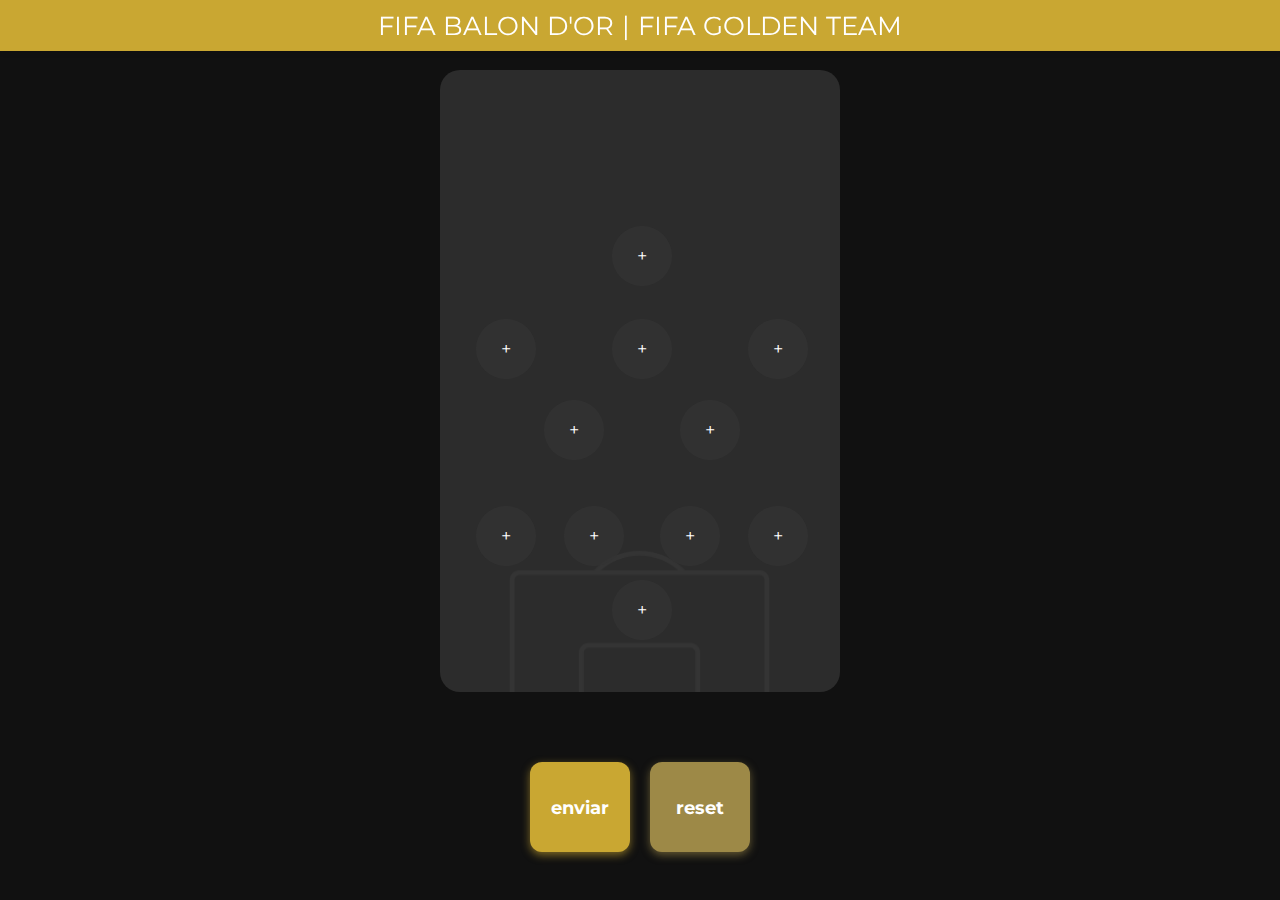
<file: index.html>
<!DOCTYPE html>
<html lang="pt-BR">
<head>
  <link href="https://fonts.googleapis.com/css2?family=Montserrat&display=swap" rel="stylesheet">
  <meta charset="UTF-8">
  <meta name="viewport" content="width=device-width, initial-scale=1.0">
  <title>FIFA Golden Team</title>
  <link rel="stylesheet" href="style.css">
</head>
<body>
    <header>
        <nav class="header-nav">
          <a href="ballondor.html" id="ballonDor" class="header-link">FIFA BALON D'OR</a>
          <span class="separator">|</span>
          <a href="#" id="goldenTeam" class="header-link">FIFA GOLDEN TEAM</a>
        </nav>
      </header>
      

  <main>
   
    <div class="field-container">
        <div class="field">

    <!--
           Goleiro 
          <div class="player" style="top: 82%; left: 44%;" data-posicao="goleiro" onclick="abrirSelecao(this)">+</div>
      
           Defensores 
          <div class="player" style="top: 66%; left: 20%;" data-posicao="le" onclick="abrirSelecao(this)">+</div>
          <div class="player" style="top: 66%; left: 38%;" data-posicao="zag" onclick="abrirSelecao(this)">+</div>
          <div class="player" style="top: 66%; left: 56%;" data-posicao="zag" onclick="abrirSelecao(this)">+</div>
          <div class="player" style="top: 66%; left: 74%;" data-posicao="ld" onclick="abrirSelecao(this)">+</div>
      
           Meias
          <div class="player" style="top: 46%; left: 28%;" data-posicao="meio" onclick="abrirSelecao(this)">+</div>
          <div class="player" style="top: 46%; left: 44%;" data-posicao="meio" onclick="abrirSelecao(this)">+</div>
          <div class="player" style="top: 46%; left: 60%;" data-posicao="meio" onclick="abrirSelecao(this)">+</div>
      
          Atacantes 
          <div class="player" style="top: 25%; left: 20%;" data-posicao="atacante" onclick="abrirSelecao(this)">+</div>
          <div class="player" style="top: 25%; left: 44%;" data-posicao="atacante" onclick="abrirSelecao(this)">+</div>
          <div class="player" style="top: 25%; left: 68%;" data-posicao="atacante" onclick="abrirSelecao(this)">+</div>
        </div>
      </div>
    -->

          <!-- Goleiro -->
            <div class="player" style="top: 82%; left: 43%;" data-posicao="goleiro" onclick="abrirSelecao(this)">+</div>

            <!-- Defesa -->
            <div class="player" style="top: 70%; left: 9%;" data-posicao="le" onclick="abrirSelecao(this)">+</div>
            <div class="player" style="top: 70%; left: 31%;" data-posicao="zag1" onclick="abrirSelecao(this)">+</div>
            <div class="player" style="top: 70%; left: 55%;" data-posicao="zag2" onclick="abrirSelecao(this)">+</div>
            <div class="player" style="top: 70%; left: 77%;" data-posicao="ld" onclick="abrirSelecao(this)">+</div>

            <!-- Meias -->
            <div class="player" style="top: 40%; left: 9%;" data-posicao="mee" onclick="abrirSelecao(this)">+</div>
            <div class="player" style="top: 40%; left: 43%;" data-posicao="mei" onclick="abrirSelecao(this)">+</div>
            <div class="player" style="top: 40%; left: 77%;" data-posicao="med" onclick="abrirSelecao(this)">+</div>
            <div class="player" style="top: 53%; left: 26%;" data-posicao="mcvol1" onclick="abrirSelecao(this)">+</div>
            <div class="player" style="top: 53%; left: 60%;" data-posicao="mcvol2" onclick="abrirSelecao(this)">+</div>

            <!-- Atacante -->
            <div class="player" style="top: 25%; left: 43%;" data-posicao="atacante" onclick="abrirSelecao(this)">+</div>
            </div>
      </div>

    <div class="btn-group">
        <button class="btn-enviar-time" id="btnEnviarTime">enviar</button>
        <button class="btn-reset" id="btnReset">reset</button>
    </div>
    <script src="script.js"></script>


    <div id="popup-reset" class="popup">
        <div class="popup-content">
          <button class="popup-close" onclick="fecharPopup('popup-reset')">×</button>
          <p>time resetado com sucesso!</p>
        </div>
    </div>
    
    <!-- Popup Enviar -->
    <div id="popupEnviar" class="popup-fade">
        <div class="popup-content">
            <button class="popup-close" onclick="fecharPopup('popupEnviar')">×</button>
            <p>time enviado com sucesso!</p>
        </div>
    </div>

    <div id="popupErro" class="popup-fade">
        <div class="popup-content">
            <button class="popup-close" onclick="fecharPopup('popupErro')">×</button>
            <p>preencha os 11 jogadores</p>
        </div>
    </div>
    
  

    
  </body>
  </main>
  
  <!-- Modal de seleção -->
  <div class="modal" id="modal">
    <div class="modal-content">
      <h2>Escolha o jogador</h2>
      <ul id="lista-jogadores"></ul>
      <button class="cancelar-btn" onclick="fecharModal()">cancelar</button>
    </div>
  </div>

  <script src="script.js"></script>
</body>
</html>
</file>
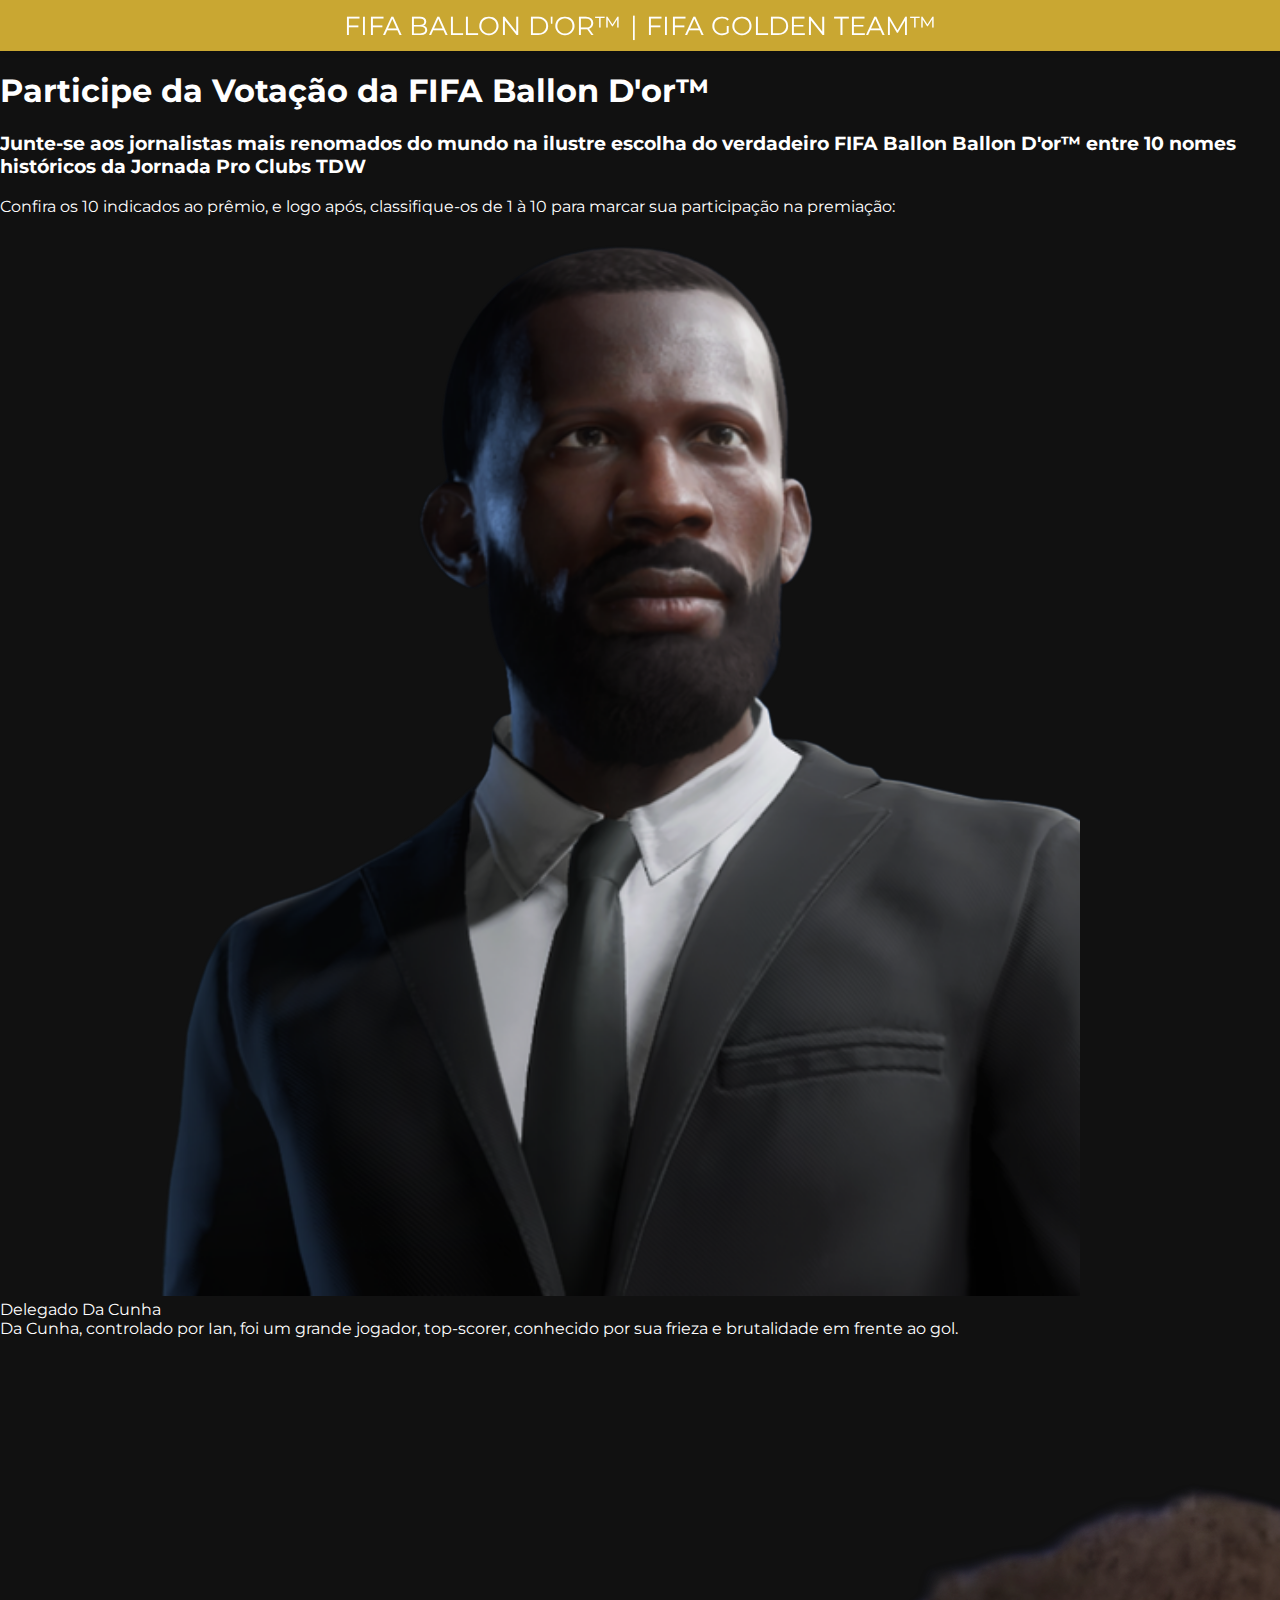
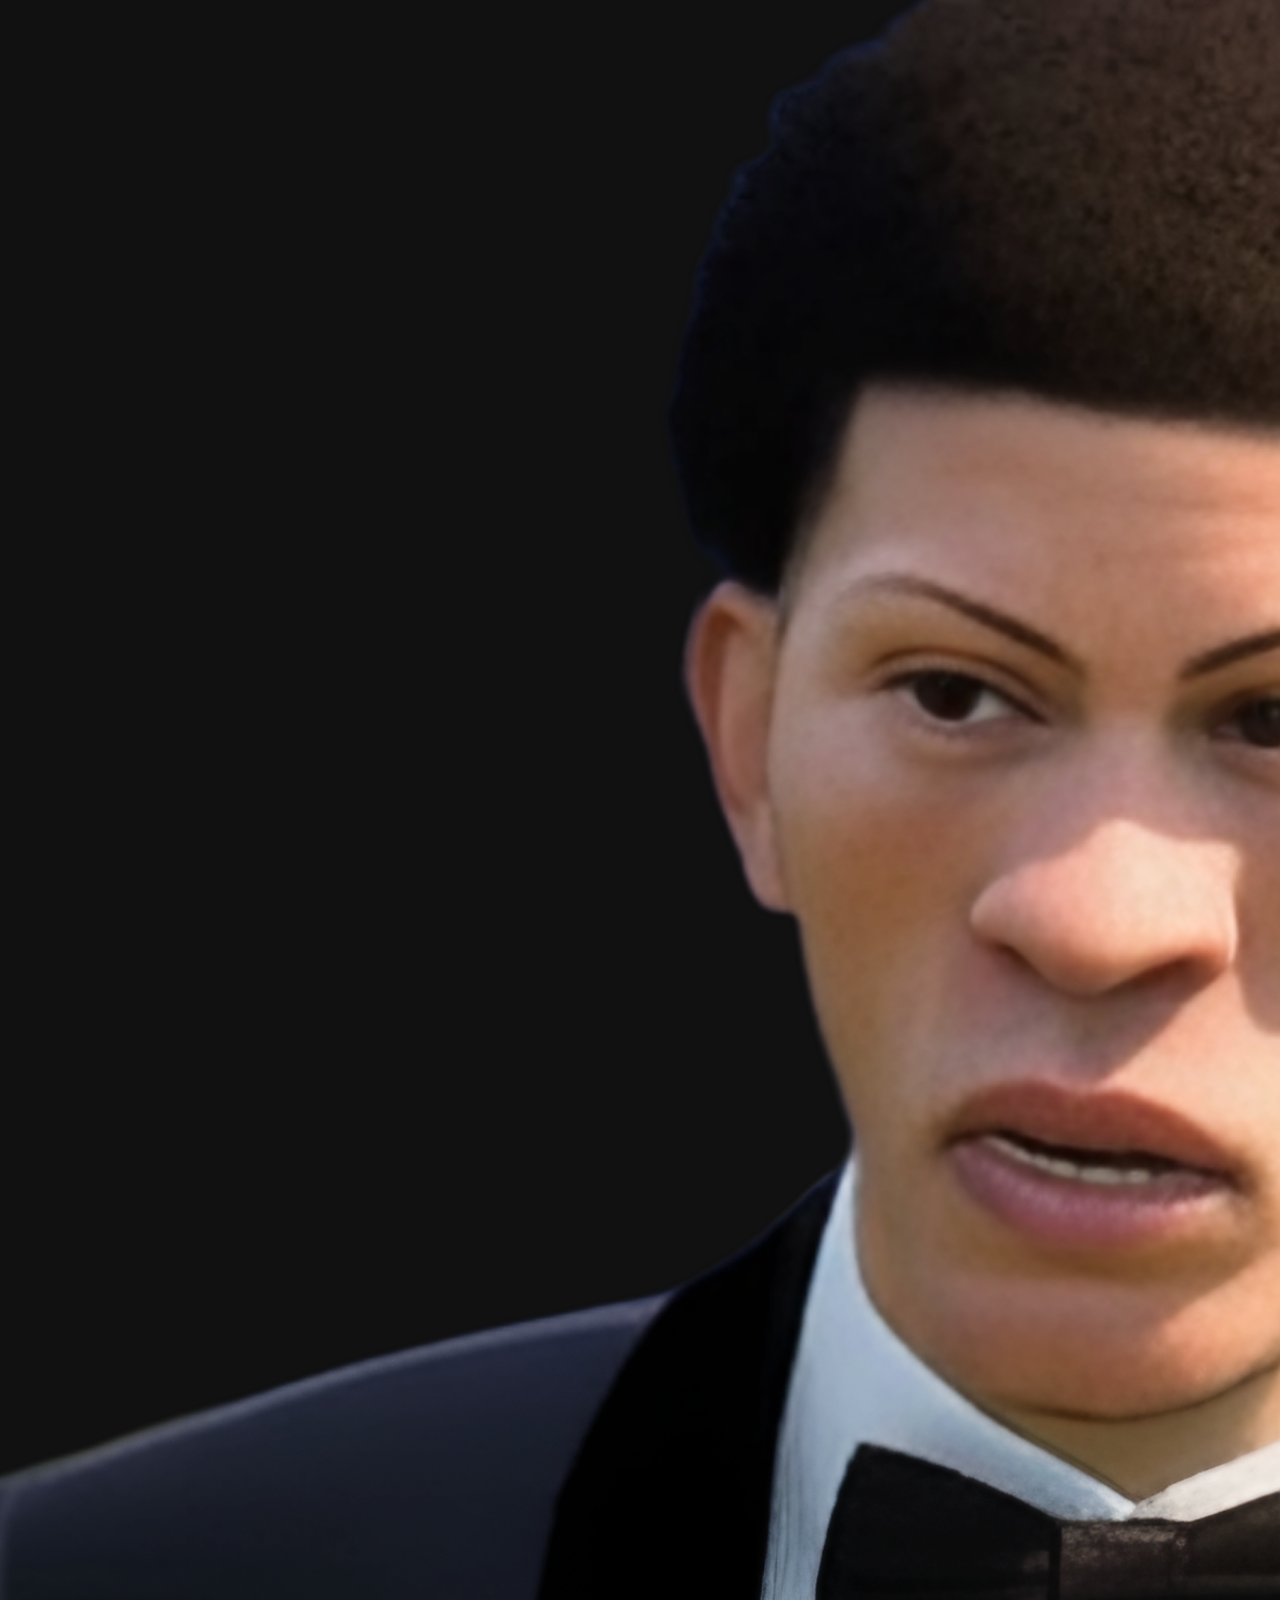
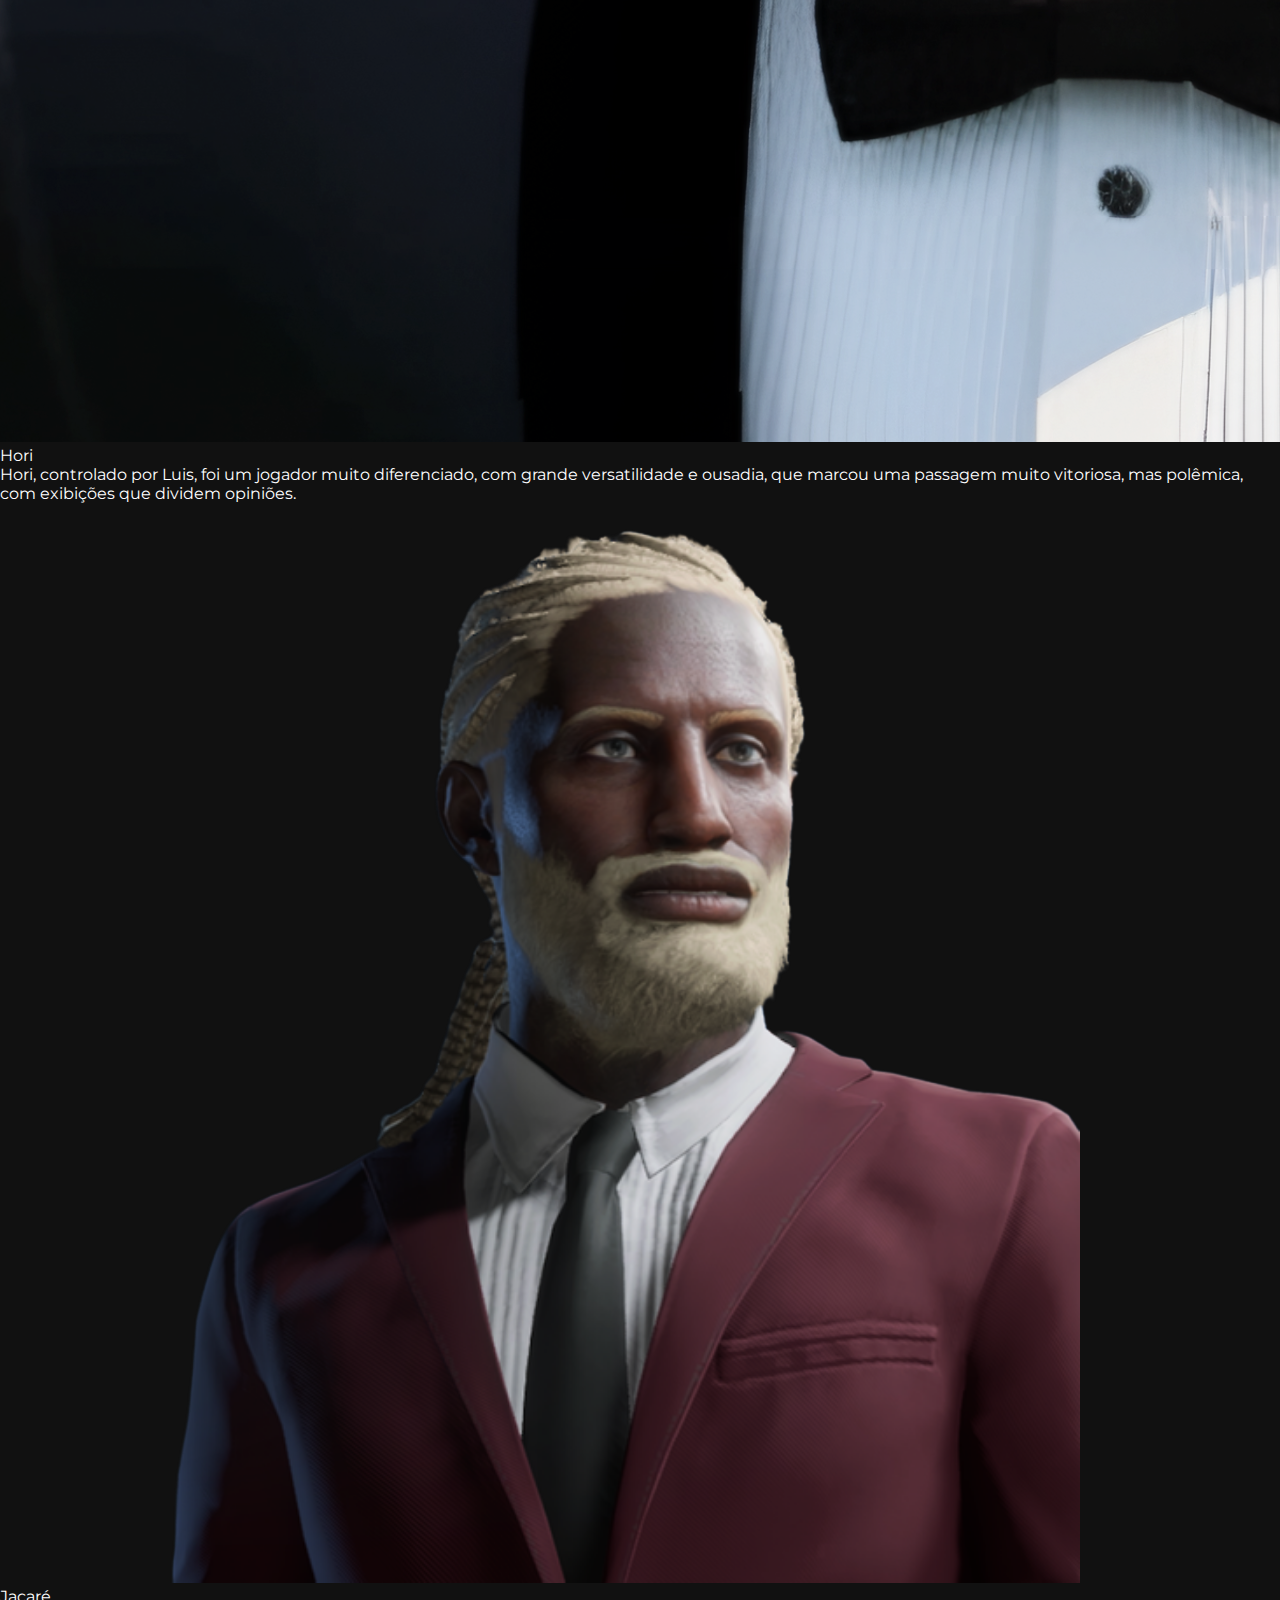
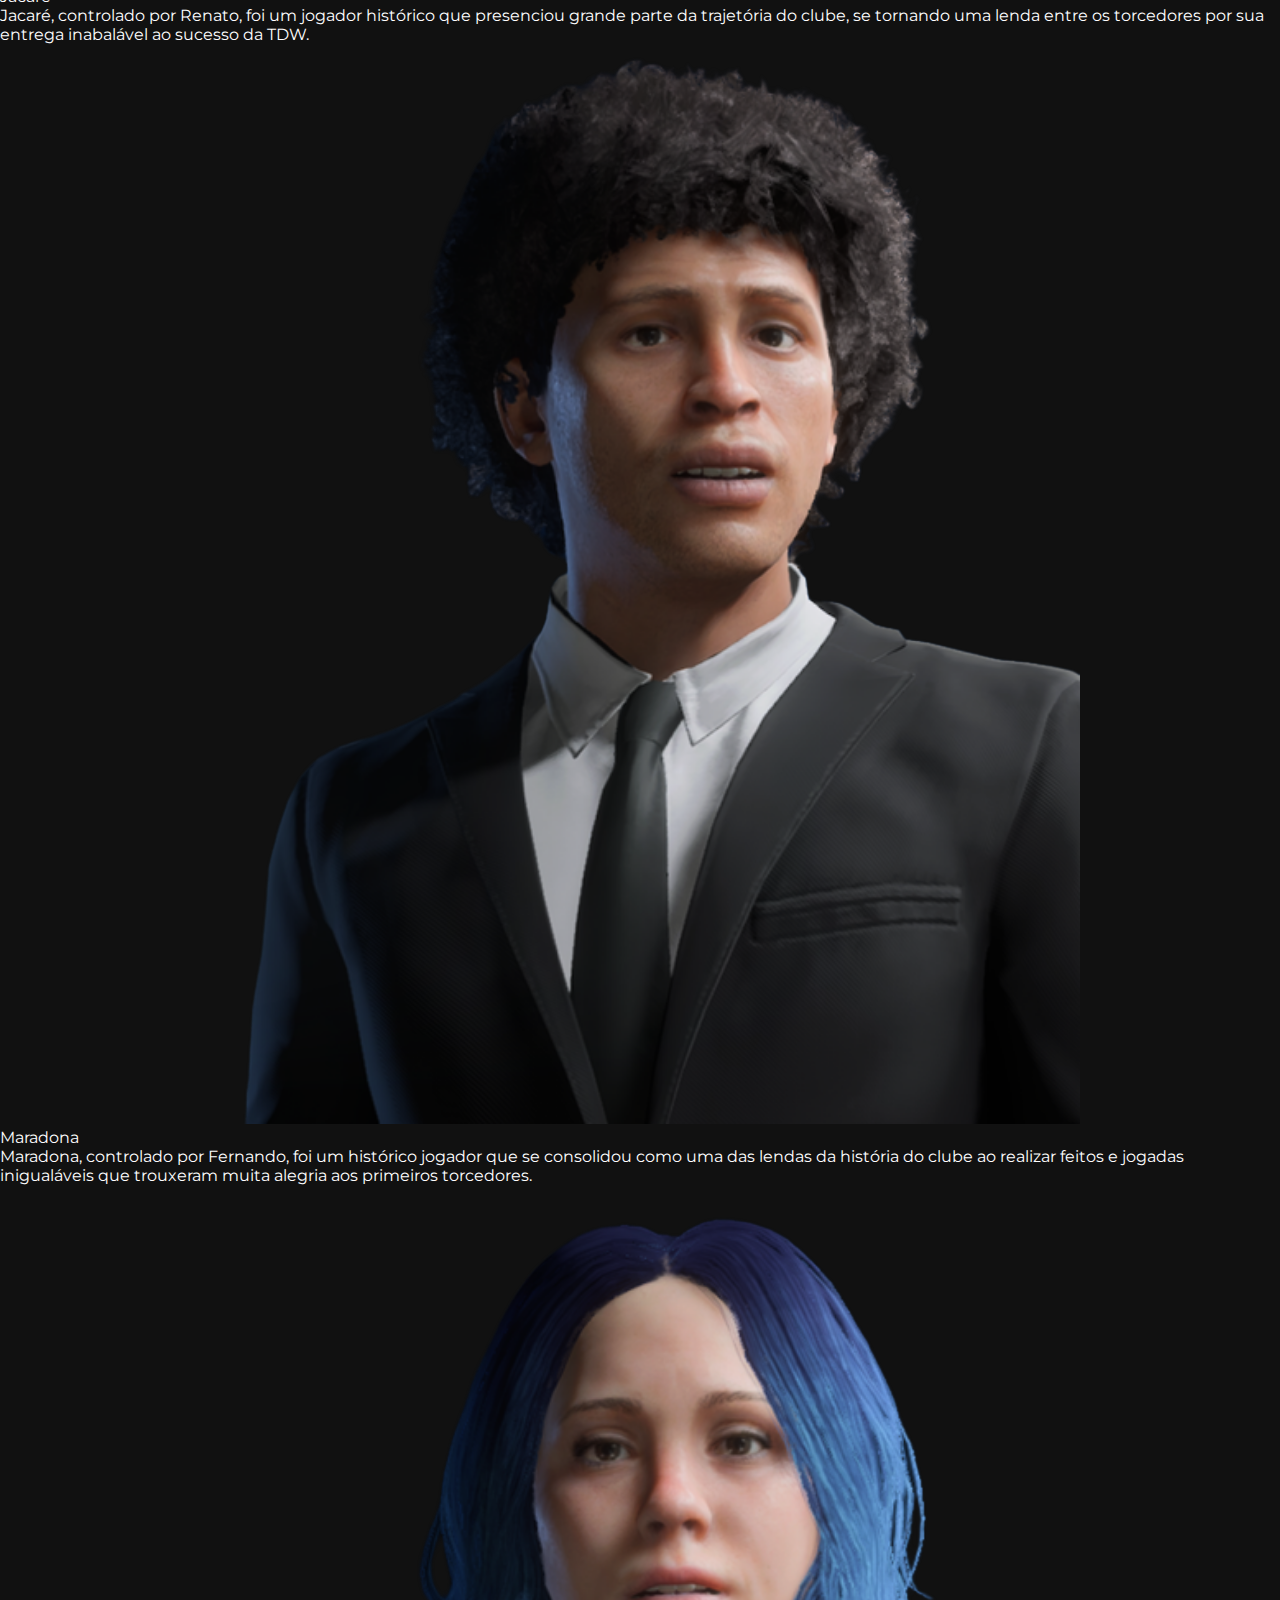
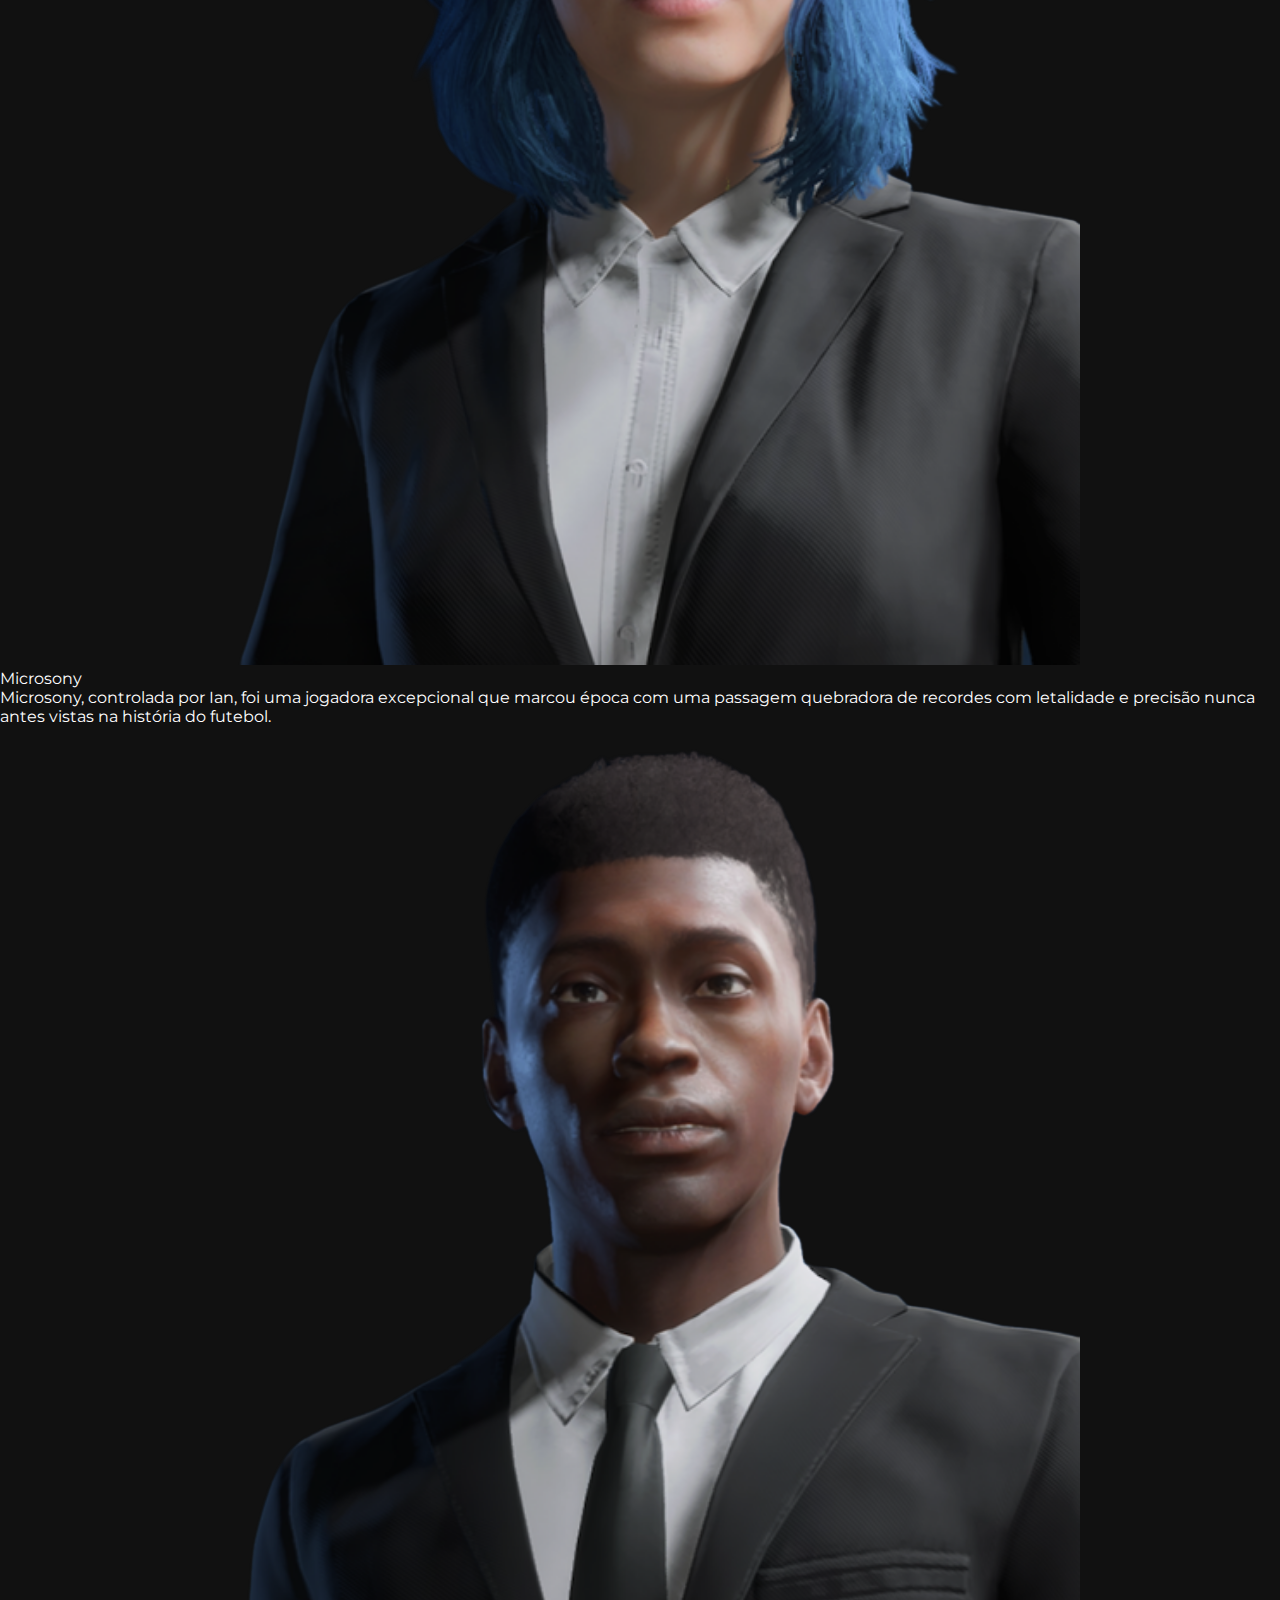
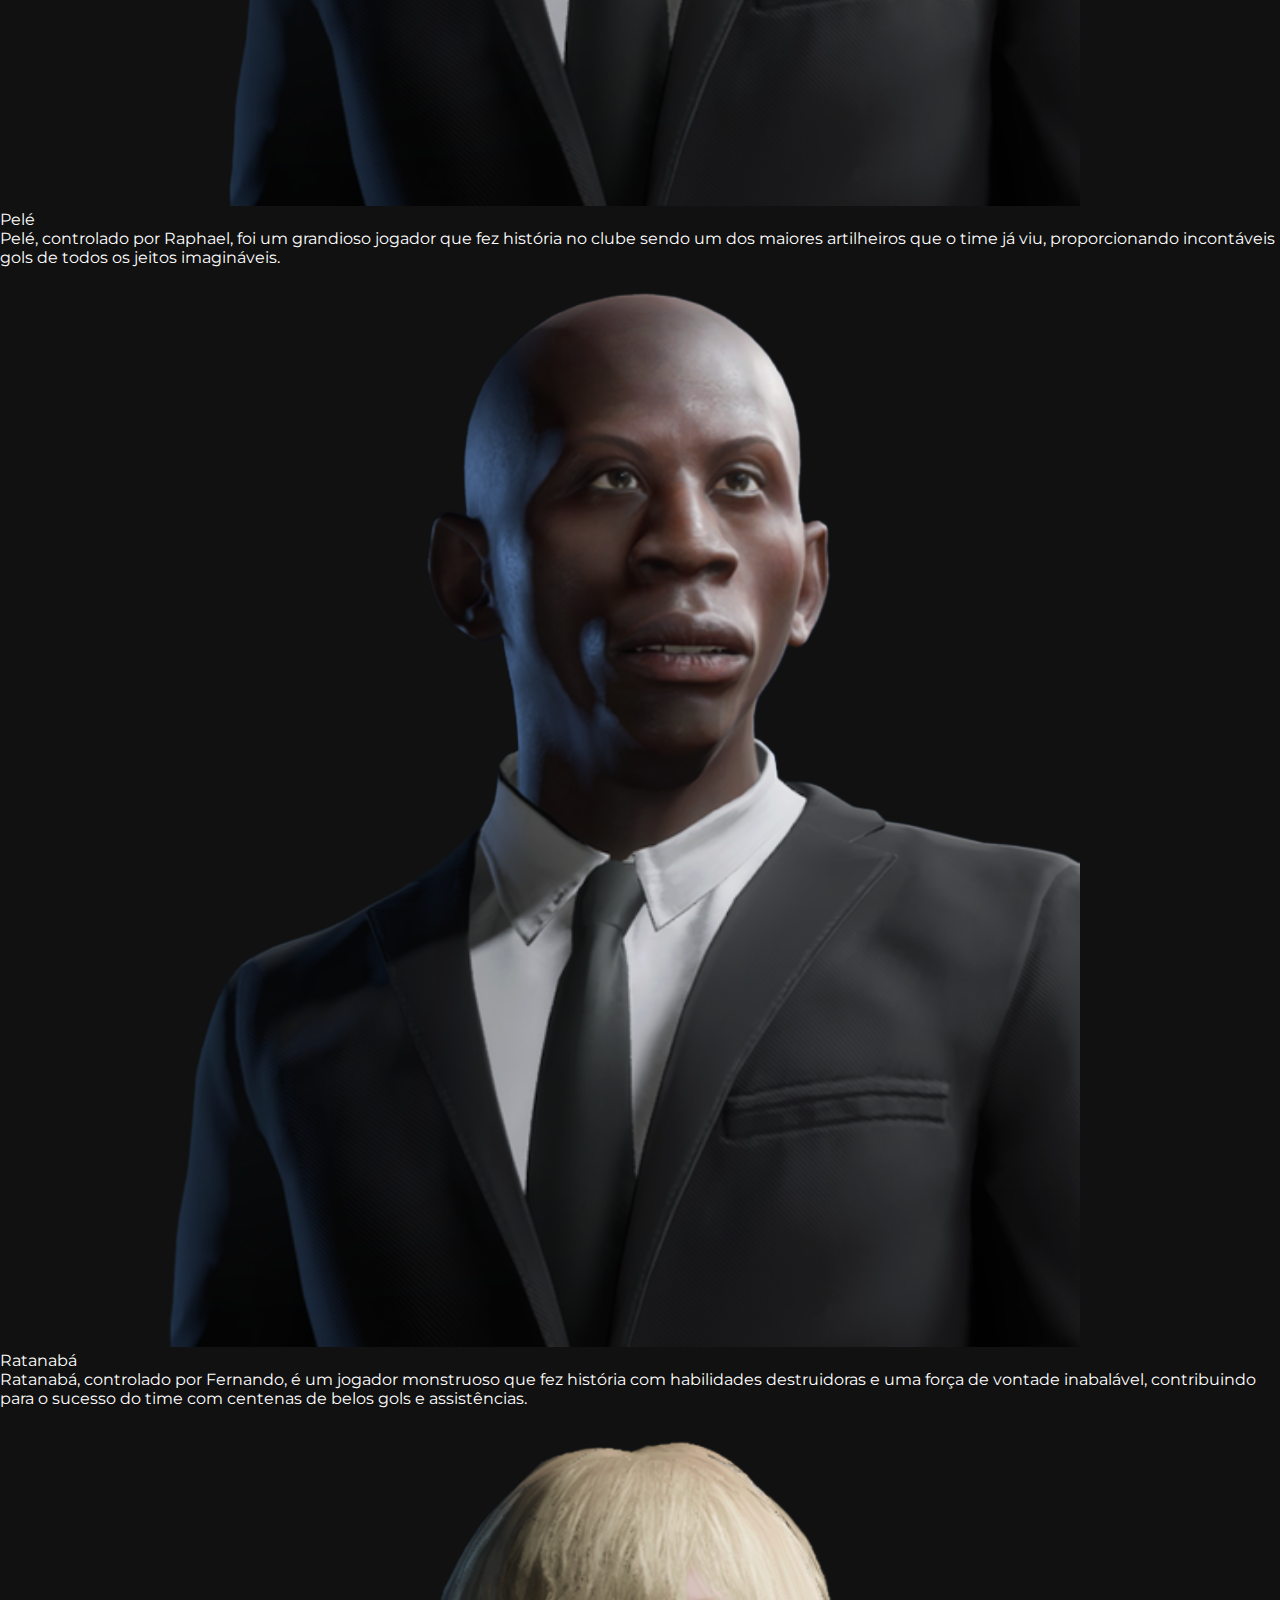
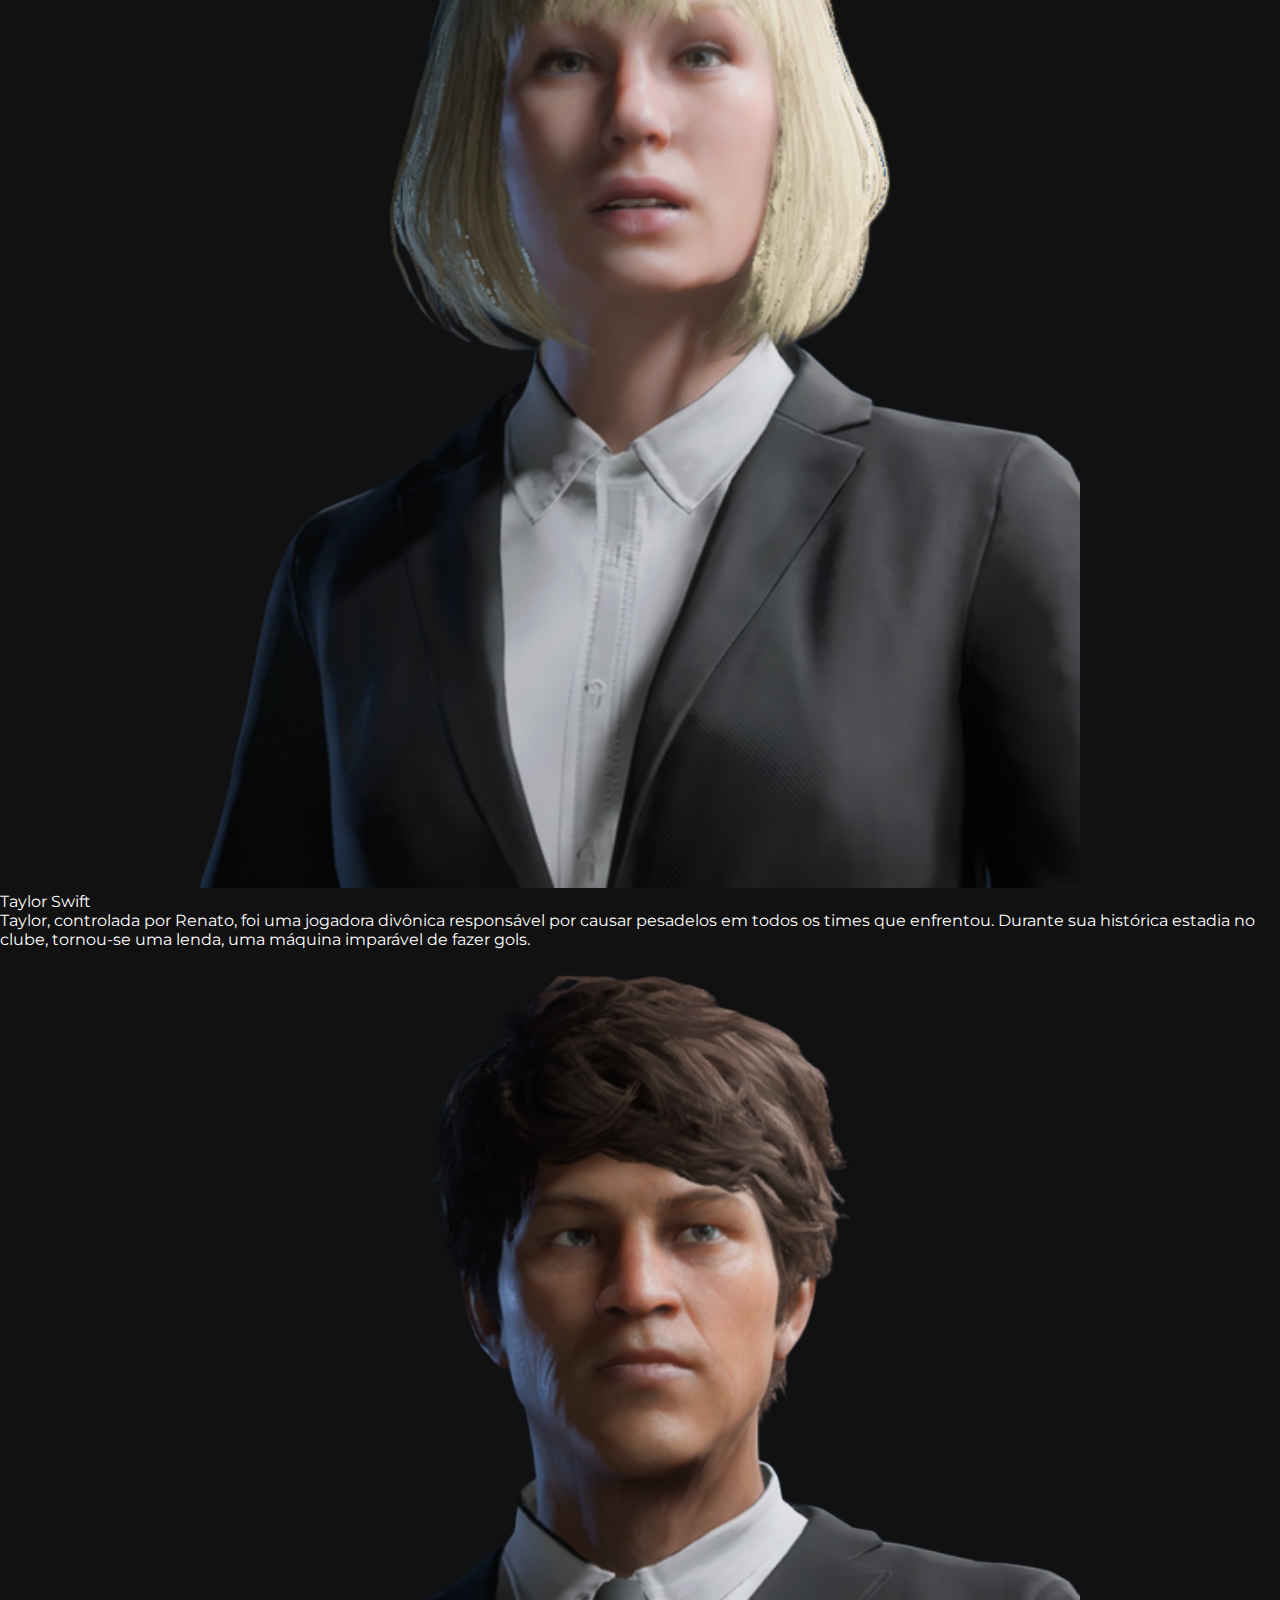
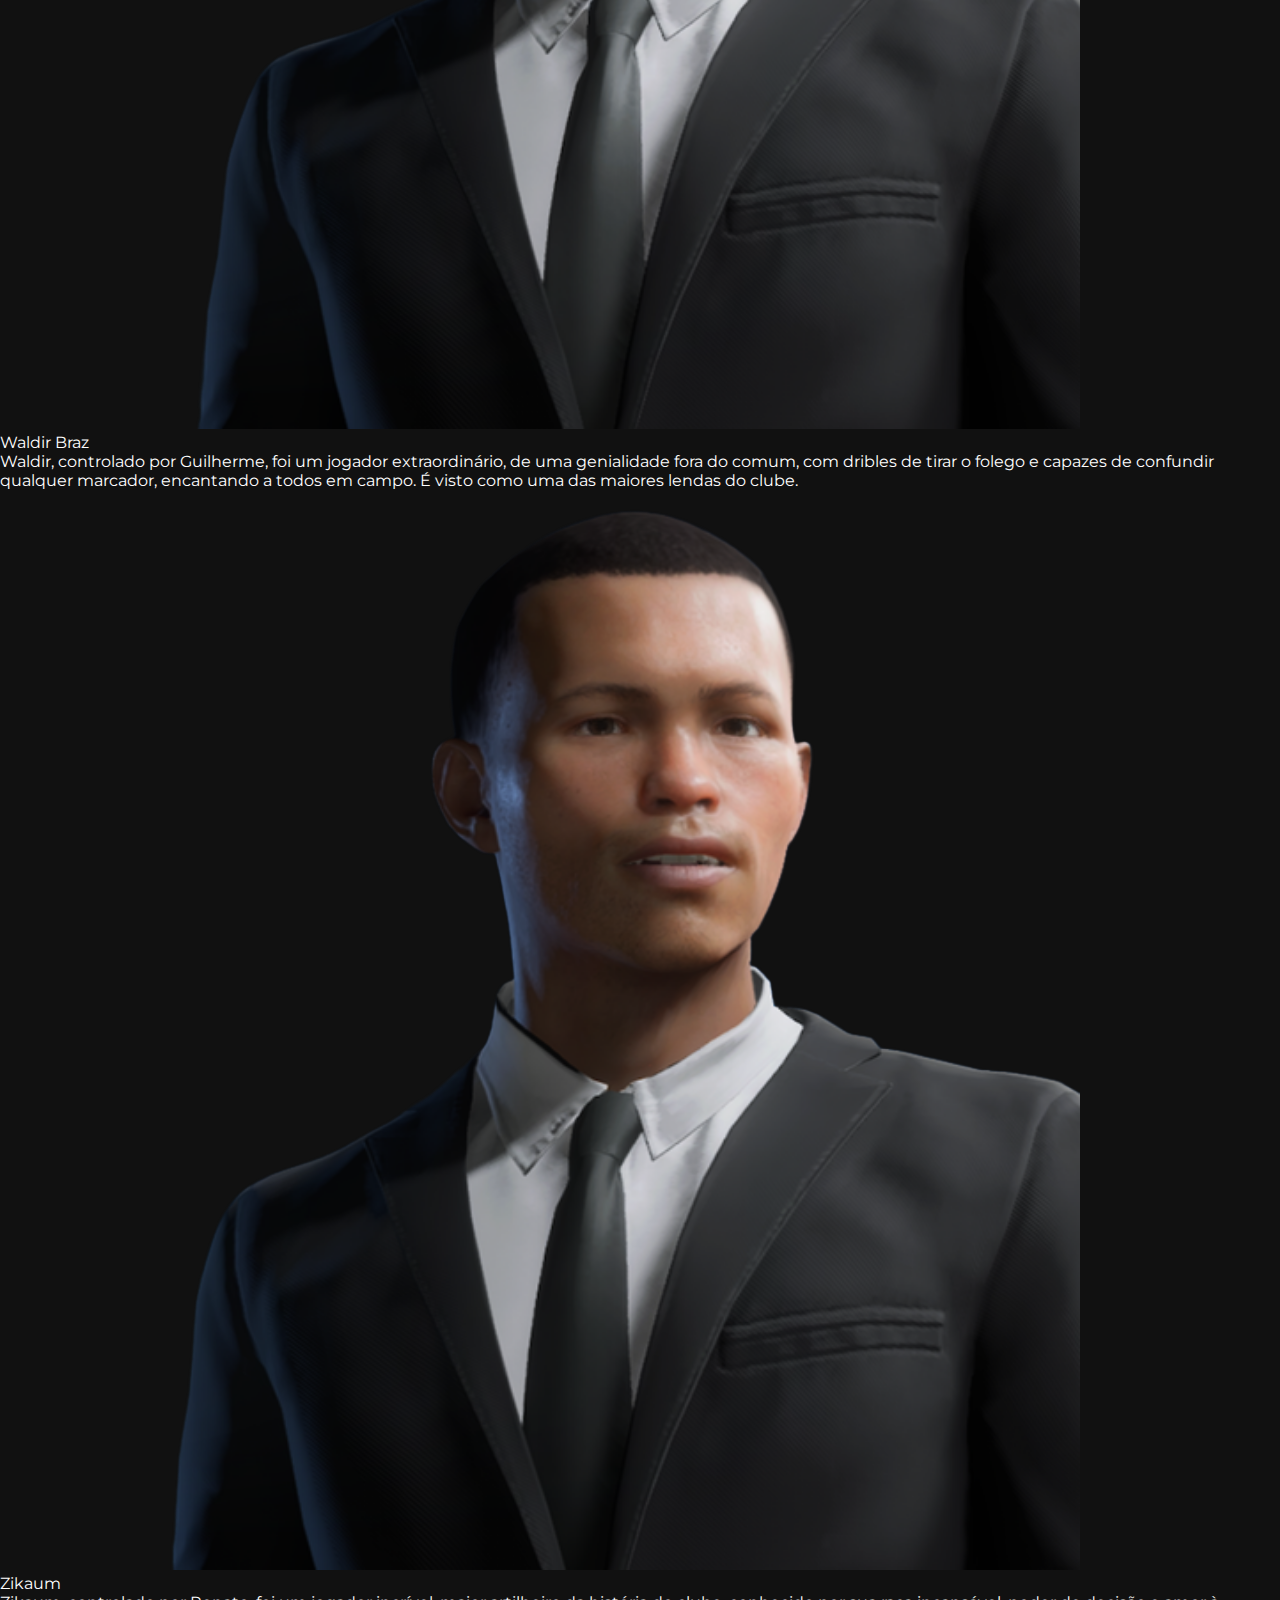
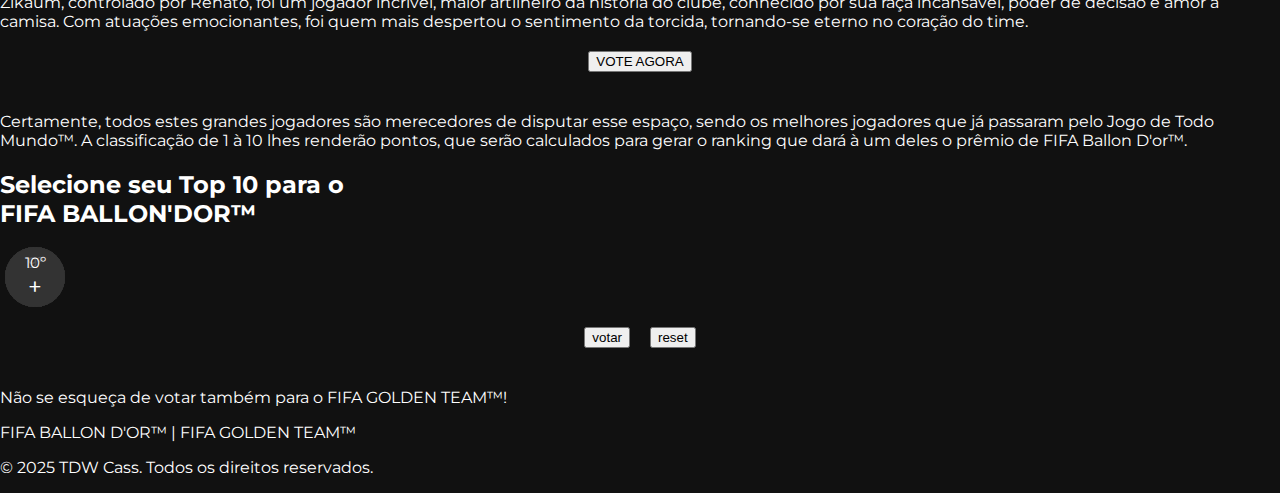
<file: ballondor.html>
<!DOCTYPE html>
<html lang="pt-BR">
<head>
  <link href="https://fonts.googleapis.com/css2?family=Montserrat&display=swap" rel="stylesheet">
  <meta charset="UTF-8">
  <meta name="viewport" content="width=device-width, initial-scale=1.0">
  <title>FIFA BALLON D'OR™</title>
  <link rel="stylesheet" href="style.css">
</head>
<body>
    <header>
        <nav class="header-nav">
          <a href="#" id="ballonDor" class="header-link">FIFA BALLON D'OR™</a>
          <span class="separator">|</span>
          <a href="index.html" id="goldenTeam" class="header-link">FIFA GOLDEN TEAM™</a>
        </nav>
    </header>
    
    <main>
         
        <div style="height: 50px;"></div>
        
            <div class="card-container">
                <h1>Participe da Votação da FIFA Ballon D'or™ </h1>
                <h3>Junte-se aos jornalistas mais renomados do mundo na ilustre escolha do verdadeiro FIFA Ballon Ballon D'or™ entre 10 nomes históricos da Jornada Pro Clubs TDW</h3>
                <span>Confira os 10 indicados ao prêmio, e logo após, classifique-os de 1 à 10 para marcar sua participação na premiação:</span>
                <div class="card">
                    <img src="sprites/dacunha.png" alt="DaCunha" />
                    <div class="card-text">
                        <div class="nome">Delegado Da Cunha</div>
                        <div class="info">Da Cunha, controlado por Ian, foi um grande jogador, top-scorer, conhecido por sua frieza e brutalidade em frente ao gol.</div>
                    </div>
                </div>

                <div class="card">
                    <img src="sprites/hori.png" alt="Hori" />
                    <div class="card-text">
                        <div class="nome">Hori</div>
                        <div class="info">Hori, controlado por Luis, foi um jogador muito diferenciado, com grande versatilidade e ousadia, que marcou uma passagem muito vitoriosa, mas polêmica, com exibições que dividem opiniões.</div>
                    </div>
                </div>

                <div class="card">
                    <img src="sprites/jacare.png" alt="Jacaré" />
                    <div class="card-text">
                        <div class="nome">Jacaré</div>
                        <div class="info">Jacaré, controlado por Renato, foi um jogador histórico que presenciou grande parte da trajetória do clube, se tornando uma lenda entre os torcedores por sua entrega inabalável ao sucesso da TDW.</div>
                    </div>
                </div>

                <div class="card">
                    <img src="sprites/maradona.png" alt="Maradona" />
                    <div class="card-text">
                        <div class="nome">Maradona</div>
                        <div class="info">Maradona, controlado por Fernando, foi um histórico jogador que se consolidou como uma das lendas da história do clube ao realizar feitos e jogadas inigualáveis que trouxeram muita alegria aos primeiros torcedores.</div>
                    </div>
                </div>

                <div class="card">
                    <img src="sprites/microsony.png" alt="Microsony" />
                    <div class="card-text">
                        <div class="nome">Microsony</div>
                        <div class="info">Microsony, controlada por Ian, foi uma jogadora excepcional que marcou época com uma passagem quebradora de recordes com letalidade e precisão nunca antes vistas na história do futebol.</div>
                    </div>
                </div>
                
                <div class="card">
                    <img src="sprites/pele.png" alt="Pelé" />
                    <div class="card-text">
                        <div class="nome">Pelé</div>
                        <div class="info">Pelé, controlado por Raphael, foi um grandioso jogador que fez história no clube sendo um dos maiores artilheiros que o time já viu, proporcionando incontáveis gols de todos os jeitos imagináveis.</div>
                    </div>
                </div>

                <div class="card">
                    <img src="sprites/ratanaba.png" alt="Ratanabá" />
                    <div class="card-text">
                        <div class="nome">Ratanabá</div>
                        <div class="info">Ratanabá, controlado por Fernando, é um jogador monstruoso que fez história com habilidades destruidoras e uma força de vontade inabalável, contribuindo para o sucesso do time com centenas de belos gols e assistências.</div>
                    </div>
                </div>

                <div class="card">
                    <img src="sprites/taylorswift.png" alt="Taylor" />
                    <div class="card-text">
                        <div class="nome">Taylor Swift</div>
                        <div class="info">Taylor, controlada por Renato, foi uma jogadora divônica responsável por causar pesadelos em todos os times que enfrentou. Durante sua histórica estadia no clube, tornou-se uma lenda, uma máquina imparável de fazer gols.</div>
                    </div>
                </div>
                
                <div class="card">
                    <img src="sprites/waldirbraz.png" alt="Braz" />
                    <div class="card-text">
                        <div class="nome">Waldir Braz</div>
                        <div class="info">Waldir, controlado por Guilherme, foi um jogador  extraordinário, de uma genialidade fora do comum, com dribles de tirar o folego e capazes de confundir qualquer marcador, encantando a todos em campo. É visto como uma das maiores lendas do clube.</div>
                    </div>
                </div>

                <div class="card">
                    <img src="sprites/zikaum.png" alt="Zikaum" />
                    <div class="card-text">
                        <div class="nome">Zikaum</div>
                        <div class="info">Zikaum, controlado por Renato, foi um jogador incrível, maior artilheiro da história do clube, conhecido por sua raça incansável, poder de decisão e amor à camisa. Com atuações emocionantes, foi quem mais despertou o sentimento da torcida, tornando-se eterno no coração do time.</div>
                    </div>
                </div>
            </div>
        </div>

        <div class="btn-group">
            <button onclick="rolarParaBaixo()" class="btn-votar" id="btnVotar">VOTE AGORA</button>
        </div>

        <p class="textospagina">
        <span>Certamente, todos estes grandes jogadores são merecedores de disputar esse espaço, sendo os melhores jogadores que já passaram pelo Jogo de Todo Mundo™. A classificação de 1 à 10 lhes renderão pontos, que serão calculados para gerar o ranking que dará à um deles o prêmio de FIFA Ballon D'or™.</span>
        </p>

        <div id="4838" class="ranking-container">
            <h2>Selecione seu Top 10 para o <br>FIFA BALLON'DOR™</h2>
        <div id="ranking-list"></div>
        <div style="height: 60px;"></div>
        </div>


        <div class="modal" id="modal-ballon-dor">
            <div class="modal-content">
                <h2>Escolha seu voto</h2>
                <ul id="lista-jogadores-ballon"></ul>
                <button class="cancelar-btn" onclick="fecharModalBallonDor()">cancelar</button>
            </div>
        </div>

        <div class="btn-group">
            <button class="btn-votar" onclick="enviarVotoBallonDor()">votar</button>
            <button class="btn-reset-ranking" onclick="resetarRanking()">reset</button>
        </div>


        <div id="popupEnviar" class="popup-fade">
        <div class="popup-content">
            <button class="popup-close" onclick="fecharPopup('popupEnviar')">×</button>
            <p>time enviado com sucesso!</p>
        </div>
    </div>

    <div id="popupErro" class="popup-fade">
        <div class="popup-content">
            <button class="popup-close" onclick="fecharPopup('popupErro')">×</button>
            <p>preencha os 11 jogadores</p>
        </div>
    </div>


    </main>

<script src="script-ballon.js"></script>

<p class="textospagina">
    <span>Não se esqueça de votar também para o</span><a href="index.html" id="goldenTeam" class="header-link"> FIFA GOLDEN TEAM™!</a>
</p>

<footer class="rodape">
    <a href="#" id="ballonDor" class="header-link">FIFA BALLON D'OR™</a>
          <span class="separator">|</span>
          <a href="index.html" id="goldenTeam" class="header-link">FIFA GOLDEN TEAM™</a>
  <p>&copy; 2025 TDW Cass. Todos os direitos reservados.</p>
</footer>

</body>
</html>
</file>
<file: style.css>
body {
    margin: 0;
    padding: 0;
    background-color: #111;
    color: #fff;
    font-family: "Montserrat", "sans-serif";
  }
  
  header {
    background-color: #c9a732;
    text-align: center;
    color: white;
    font-family: 'Montserrat', sans-serif;
    user-select: none;
    position: fixed;
    top: 0;
    width: 100%;
    z-index: 1000;
    box-shadow: 0 2px 5px rgba(0,0,0,0.1);
    padding: 10px 40px; /* aumentei o padding horizontal para 40px */
    box-sizing: border-box; /* importante para o padding contar dentro da largura */
  }
  

  .header-nav {
    display: flex;
    justify-content: center;
    align-items: center;
    gap: 0.5rem; /* espaço entre os textos e o separador */
    white-space: nowrap; /* evita quebra de linha */
    font-size: clamp(1rem, 2vw, 2rem); /* responsivo: de 1rem até 2rem */
  }
  
  .header-link {
    color: white;
    text-decoration: none;
    cursor: pointer;
    font-weight: normal;
    transition: font-weight 0.3s ease;
  }
  
  .header-link:hover {
    font-weight: bold;
  }
  
  .separator {
    user-select: none;
    color: white;
    font-weight: normal;
  }
  
  .main-container {
    margin-top: 60px;
    padding: 5vh 0; /* espaço preto acima e abaixo proporcional à altura da tela */
    display: flex;
    justify-content: center;
    align-items: center;
    min-height: 100vh;
    box-sizing: border-box;
    background-color: #111; /* fundo cinza garantido */
  }

  .field-container {
    position: relative;
    width: 90vw;
    max-width: 400px;
    margin: 70px auto;
    aspect-ratio: 9/14;
    background-image: url("sprites/field.png");
    background-size: cover;
    background-position: center;
    border-radius: 20px;
    overflow: hidden;
  }
  
  .field {
    position: absolute;
    width: 100%;
    height: 100%;
  }
  
  .player {
    position: absolute;
    background-color: rgba(51, 51, 51, 0.8);
    width: 60px;
    height: 60px;
    border-radius: 50%;
    color: white;
    display: flex;
    align-items: center;
    justify-content: center;
    font-size: 18px;
    cursor: pointer;
    flex-direction: column;
    text-align: center;
    user-select: none;
  }
  
  .player img {
    width: 40px;
    height: 40px;
    border-radius: 50%;
  }
  
  .modal {
    position: fixed;
    top: 0; left: 0;
    width: 100%;
    height: 100%;
    background: rgba(0,0,0,0.8);
    display: none;
    align-items: center;
    justify-content: center;
  }
  
  .modal-content {
    background: #222;
    padding: 20px;
    border-radius: 10px;
    width: 90%;
    max-width: 300px;
  }
  
  .modal-content ul {
    list-style: none;
    padding: 0;
  }
  
  .modal-content li {
    margin: 10px 0;
    background: #444;
    padding: 10px;
    border-radius: 8px;
    cursor: pointer;
  }
  
  .modal-content li:hover {
    background: #666;
  }

  .btn-group {
    display: flex;
    justify-content: center;
    gap: 20px; /* espaço entre os botões */
    margin: 20px auto 40px; /* margem agrupada aqui */
    max-width: 220px; /* opcional, para limitar a largura */
  }
  
  .btn-enviar-time {
    padding: 10px;
    background-color: #c9a732;
    border: none;
    color: #fff;
    font-weight: 700;
    font-size: 1.1rem;
    width: 100px;      /* corrigi para ter unidade */
    height: 90px;
    border-radius: 12px;
    cursor: pointer;
    box-shadow: 0 3px 8px rgba(201, 167, 50, 0.6);
    transition: all 0.3s ease;
    display: flex;
    justify-content: center;
    align-items: center;
    user-select: none;
    margin: 0; /* removi para alinhar no flex */
  }
  
  .btn-enviar-time:hover {
    background-color: #b49227;
    box-shadow: 0 8px 15px rgba(180, 146, 39, 0.9);
    transform: translateY(-3px);
  }
  
  .btn-enviar-time:active {
    transform: translateY(1px);
    box-shadow: 0 3px 7px rgba(201, 167, 50, 0.5);
  }
  
  .btn-reset {
    padding: 10px;
    background-color: #9D8947;
    border: none;
    color: #fff;
    font-weight: 700;
    font-size: 1.1rem;
    width: 100px;
    height: 90px;
    border-radius: 12px;
    cursor: pointer;
    box-shadow: 0 3px 8px rgba(157, 137, 71, 0.6);
    transition: all 0.3s ease;
    display: flex;
    justify-content: center;
    align-items: center;
    user-select: none;
    margin: 0;
  }
  
  .btn-reset:hover {
    background-color: #877a3f;
    box-shadow: 0 8px 15px rgba(135, 122, 63, 0.9);
    transform: translateY(-3px);
  }
  
  .btn-reset:active {
    transform: translateY(1px);
    box-shadow: 0 3px 7px rgba(157, 137, 71, 0.5);
  }

  .btn-enviar-time, .btn-reset {
    font-family: 'Montserrat', sans-serif;
    /*text-transform: low=  pra garantir minúsculas */
  }

  .popup {
    position: fixed;
    top: 0;
    left: 0;
    width: 100vw;
    height: 100vh;
    background: rgba(0, 0, 0, 0.6); /* tela escurecida */
    display: flex;
    justify-content: center;
    align-items: center;
    
    opacity: 0;
    pointer-events: none;
    transition: opacity 0.4s ease;
    z-index: 10000;
  }
  
  .popup-fade {
    display: none;  /* Escondido por padrão */
    opacity: 0;
    transition: opacity 0.5s ease;
    /* Outras propriedades para centralizar o popup */
    position: fixed;
    top: 0; left: 0; right: 0; bottom: 0;
    background-color: rgba(72, 69, 57, 0.8);
    justify-content: center;
    align-items: center;
    z-index: 9999;
  }
  

  .popup.show {
    opacity: 1;
    pointer-events: auto;
  }
  
  .popup-content {
    background-color: #484539;
    padding: 20px 30px;
    border-radius: 8px;
    position: relative;
    color: white;
    min-width: 280px;
    font-family: 'Montserrat', sans-serif;
    box-shadow: 0 0 15px rgba(0,0,0,0.5);
    transform: translateY(-10px);
    transition: transform 0.3s ease;
  }
  
  .popup.show .popup-content {
    transform: translateY(0);
  }
  
  .popup-close {
    position: absolute;
    top: 8px;
    right: 10px;
    background: transparent;
    border: none;
    font-size: 24px;
    color: white;
    cursor: pointer;
  }

  button.cancelar-btn {
    background-color: #484539;
    color: white;
    border: none;
    padding: 10px 18px;
    border-radius: 6px;
    font-family: 'Montserrat', sans-serif;
    font-weight: 600;
    font-size: 1rem;
    box-shadow: 0 2px 6px rgba(72, 69, 57, 0.6);
    cursor: pointer;
    transition: background-color 0.3s ease, box-shadow 0.3s ease;
    user-select: none;
  }
  
  button.cancelar-btn:hover {
    background-color: #5a5849;
    box-shadow: 0 4px 10px rgba(72, 69, 57, 0.8);
  }
  
  button.cancelar-btn:active {
    background-color: #3a3730;
    box-shadow: 0 1px 3px rgba(72, 69, 57, 0.9);
  }
</file>
